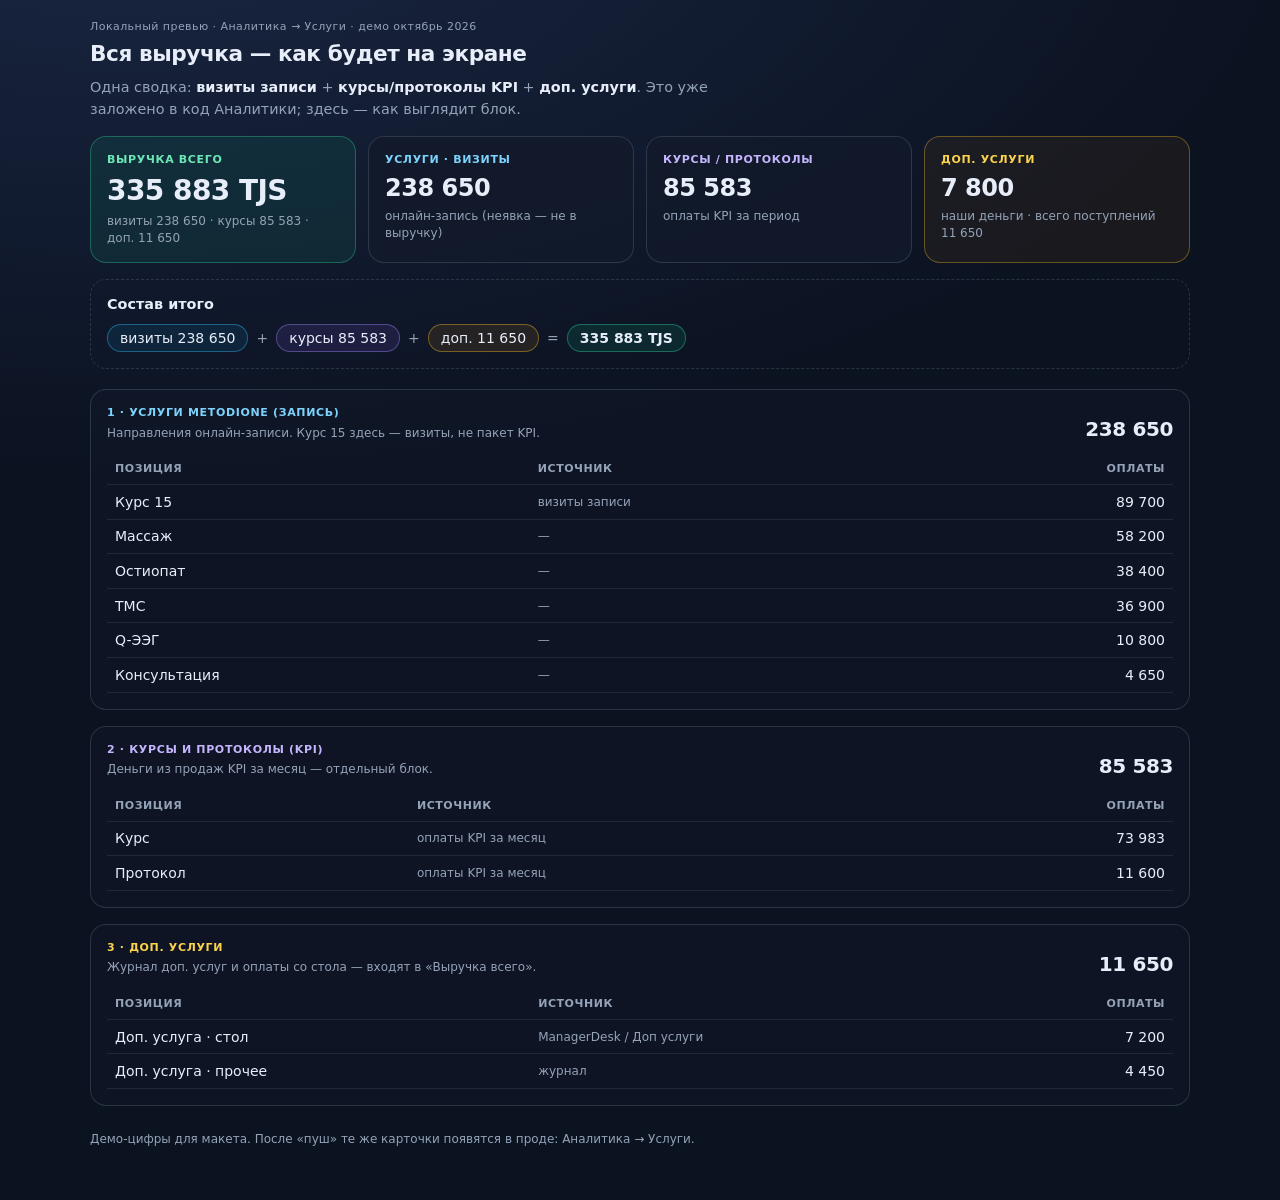
<file: backend/static/dev-analytics-revenue.html>
<!DOCTYPE html>
<html lang="ru">
<head>
  <meta charset="utf-8" />
  <meta name="viewport" content="width=device-width, initial-scale=1" />
  <title>Аналитика → Услуги · вся выручка</title>
  <style>
    :root {
      --bg: #0b1220;
      --surface: #121a2b;
      --border: rgba(148, 163, 184, 0.22);
      --text: #e8eef9;
      --muted: #94a3b8;
      --emerald: #6ee7b7;
      --sky: #7dd3fc;
      --violet: #c4b5fd;
      --amber: #fcd34d;
    }
    * { box-sizing: border-box; }
    body {
      margin: 0;
      font-family: "Segoe UI", system-ui, -apple-system, sans-serif;
      background: radial-gradient(1200px 600px at 10% -10%, #1a2744, var(--bg));
      color: var(--text);
      min-height: 100dvh;
      padding: 1.25rem 1rem 2.5rem;
    }
    .wrap { max-width: 1100px; margin: 0 auto; }
    .eyebrow { color: var(--muted); font-size: 11px; letter-spacing: 0.04em; margin: 0 0 0.5rem; }
    h1 { font-size: 1.35rem; margin: 0; font-weight: 650; letter-spacing: -0.02em; }
    .lead { color: var(--muted); font-size: 0.9rem; line-height: 1.55; max-width: 42rem; margin: 0.6rem 0 0; }
    .lead b { color: var(--text); font-weight: 600; }
    .grid {
      display: grid;
      gap: 0.75rem;
      margin-top: 1rem;
      grid-template-columns: repeat(auto-fit, minmax(180px, 1fr));
    }
    .card {
      border: 1px solid var(--border);
      background: color-mix(in srgb, var(--surface) 88%, transparent);
      border-radius: 1rem;
      padding: 1rem;
    }
    .card.total { border-color: rgba(52, 211, 153, 0.35); background: rgba(16, 185, 129, 0.1); }
    .card.extra { border-color: rgba(251, 191, 36, 0.35); background: rgba(245, 158, 11, 0.06); }
    .label { font-size: 11px; font-weight: 700; text-transform: uppercase; letter-spacing: 0.06em; margin: 0; }
    .label.e { color: var(--emerald); }
    .label.s { color: var(--sky); }
    .label.v { color: var(--violet); }
    .label.a { color: var(--amber); }
    .value { font-size: 1.5rem; font-weight: 650; font-variant-numeric: tabular-nums; margin: 0.5rem 0 0; letter-spacing: -0.02em; }
    .card.total .value { font-size: 1.75rem; }
    .hint { color: var(--muted); font-size: 0.75rem; margin: 0.35rem 0 0; line-height: 1.4; }
    .formula {
      margin-top: 1rem;
      border: 1px dashed var(--border);
      border-radius: 1rem;
      padding: 1rem;
    }
    .chips { display: flex; flex-wrap: wrap; gap: 0.5rem; align-items: center; margin-top: 0.75rem; font-size: 0.875rem; }
    .chip {
      border-radius: 999px;
      border: 1px solid;
      padding: 0.3rem 0.75rem;
      font-variant-numeric: tabular-nums;
    }
    .chip.s { border-color: rgba(56, 189, 248, 0.4); background: rgba(14, 165, 233, 0.1); }
    .chip.v { border-color: rgba(167, 139, 250, 0.4); background: rgba(139, 92, 246, 0.12); }
    .chip.a { border-color: rgba(251, 191, 36, 0.4); background: rgba(245, 158, 11, 0.1); }
    .chip.e { border-color: rgba(52, 211, 153, 0.4); background: rgba(16, 185, 129, 0.12); font-weight: 650; }
    .blocks { margin-top: 1.25rem; display: grid; gap: 1rem; }
    .block { border: 1px solid var(--border); border-radius: 1rem; padding: 1rem; background: rgba(18, 26, 43, 0.45); }
    .block-head { display: flex; flex-wrap: wrap; justify-content: space-between; gap: 0.5rem; align-items: flex-end; }
    table { width: 100%; border-collapse: collapse; margin-top: 0.75rem; font-size: 0.875rem; }
    th, td { text-align: left; padding: 0.55rem 0.5rem; border-bottom: 1px solid rgba(148, 163, 184, 0.14); }
    th { color: var(--muted); font-size: 11px; text-transform: uppercase; letter-spacing: 0.05em; font-weight: 600; }
    td.num, th.num { text-align: right; font-variant-numeric: tabular-nums; }
    td.muted { color: var(--muted); font-size: 0.75rem; }
    .foot { color: var(--muted); font-size: 0.75rem; line-height: 1.5; margin-top: 1.5rem; max-width: 42rem; }
  </style>
</head>
<body>
  <div class="wrap">
    <p class="eyebrow">Локальный превью · Аналитика → Услуги · демо октябрь 2026</p>
    <h1>Вся выручка — как будет на экране</h1>
    <p class="lead">
      Одна сводка: <b>визиты записи</b> + <b>курсы/протоколы KPI</b> + <b>доп. услуги</b>.
      Это уже заложено в код Аналитики; здесь — как выглядит блок.
    </p>

    <div class="grid">
      <div class="card total">
        <p class="label e">Выручка всего</p>
        <p class="value">335 883 TJS</p>
        <p class="hint">визиты 238 650 · курсы 85 583 · доп. 11 650</p>
      </div>
      <div class="card">
        <p class="label s">Услуги · визиты</p>
        <p class="value">238 650</p>
        <p class="hint">онлайн-запись (неявка — не в выручку)</p>
      </div>
      <div class="card">
        <p class="label v">Курсы / протоколы</p>
        <p class="value">85 583</p>
        <p class="hint">оплаты KPI за период</p>
      </div>
      <div class="card extra">
        <p class="label a">Доп. услуги</p>
        <p class="value">7 800</p>
        <p class="hint">наши деньги · всего поступлений 11 650</p>
      </div>
    </div>

    <div class="formula">
      <p style="margin:0;font-weight:600;font-size:0.9rem">Состав итого</p>
      <div class="chips">
        <span class="chip s">визиты 238 650</span>
        <span style="color:var(--muted)">+</span>
        <span class="chip v">курсы 85 583</span>
        <span style="color:var(--muted)">+</span>
        <span class="chip a">доп. 11 650</span>
        <span style="color:var(--muted)">=</span>
        <span class="chip e">335 883 TJS</span>
      </div>
    </div>

    <div class="blocks">
      <section class="block">
        <div class="block-head">
          <div>
            <p class="label s">1 · Услуги MetodiOne (запись)</p>
            <p class="hint">Направления онлайн-записи. Курс 15 здесь — визиты, не пакет KPI.</p>
          </div>
          <p class="value" style="font-size:1.25rem;margin:0">238 650</p>
        </div>
        <table>
          <thead><tr><th>Позиция</th><th>Источник</th><th class="num">Оплаты</th></tr></thead>
          <tbody>
            <tr><td>Курс 15</td><td class="muted">визиты записи</td><td class="num">89 700</td></tr>
            <tr><td>Массаж</td><td class="muted">—</td><td class="num">58 200</td></tr>
            <tr><td>Остиопат</td><td class="muted">—</td><td class="num">38 400</td></tr>
            <tr><td>ТМС</td><td class="muted">—</td><td class="num">36 900</td></tr>
            <tr><td>Q-ЭЭГ</td><td class="muted">—</td><td class="num">10 800</td></tr>
            <tr><td>Консультация</td><td class="muted">—</td><td class="num">4 650</td></tr>
          </tbody>
        </table>
      </section>

      <section class="block">
        <div class="block-head">
          <div>
            <p class="label v">2 · Курсы и протоколы (KPI)</p>
            <p class="hint">Деньги из продаж KPI за месяц — отдельный блок.</p>
          </div>
          <p class="value" style="font-size:1.25rem;margin:0">85 583</p>
        </div>
        <table>
          <thead><tr><th>Позиция</th><th>Источник</th><th class="num">Оплаты</th></tr></thead>
          <tbody>
            <tr><td>Курс</td><td class="muted">оплаты KPI за месяц</td><td class="num">73 983</td></tr>
            <tr><td>Протокол</td><td class="muted">оплаты KPI за месяц</td><td class="num">11 600</td></tr>
          </tbody>
        </table>
      </section>

      <section class="block">
        <div class="block-head">
          <div>
            <p class="label a">3 · Доп. услуги</p>
            <p class="hint">Журнал доп. услуг и оплаты со стола — входят в «Выручка всего».</p>
          </div>
          <p class="value" style="font-size:1.25rem;margin:0">11 650</p>
        </div>
        <table>
          <thead><tr><th>Позиция</th><th>Источник</th><th class="num">Оплаты</th></tr></thead>
          <tbody>
            <tr><td>Доп. услуга · стол</td><td class="muted">ManagerDesk / Доп услуги</td><td class="num">7 200</td></tr>
            <tr><td>Доп. услуга · прочее</td><td class="muted">журнал</td><td class="num">4 450</td></tr>
          </tbody>
        </table>
      </section>
    </div>

    <p class="foot">
      Демо-цифры для макета. После «пуш» те же карточки появятся в проде: Аналитика → Услуги.
    </p>
  </div>
</body>
</html>
</file>
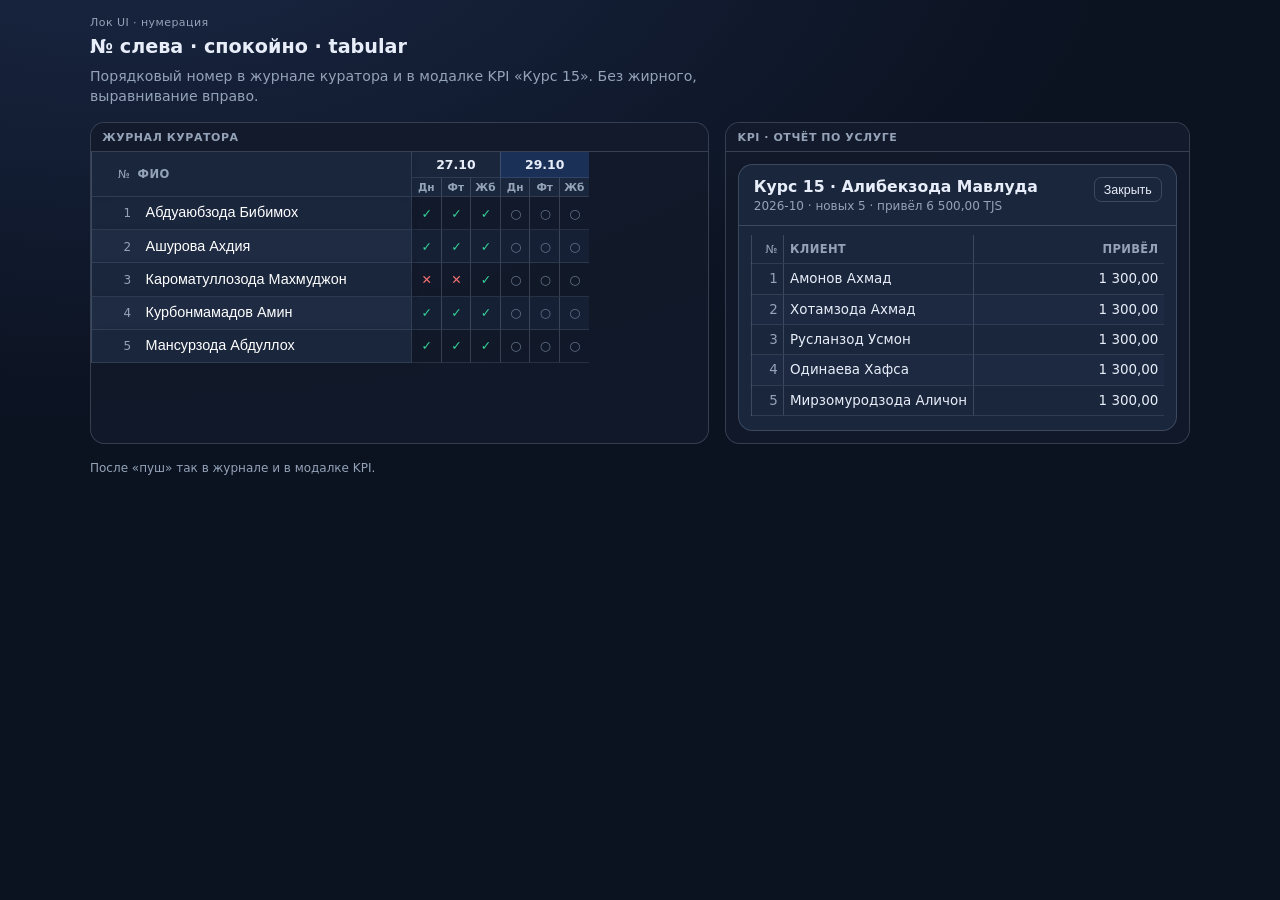
<file: backend/static/dev-curator-dense-lock.html>
<!DOCTYPE html>
<html lang="ru">
<head>
  <meta charset="utf-8" />
  <meta name="viewport" content="width=device-width, initial-scale=1" />
  <title>Журнал куратора · нумерация</title>
  <style>
    :root {
      --bg: #0b1220;
      --surface: #121a2b;
      --elev: #1a263c;
      --elev2: #1e2b42;
      --border: rgba(148, 163, 184, 0.28);
      --text: #e8eef9;
      --muted: #94a3b8;
      --ok: #34d399;
      --bad: #f87171;
      --empty: #64748b;
      --name-w: 20rem;
      --cell: 1.85rem;
    }
    * { box-sizing: border-box; }
    body {
      margin: 0;
      min-height: 100dvh;
      font-family: "Segoe UI", system-ui, sans-serif;
      background: radial-gradient(1000px 520px at 10% -10%, #1a2744, var(--bg));
      color: var(--text);
      padding: 1rem 0.85rem 2rem;
    }
    .wrap { max-width: 1100px; margin: 0 auto; }
    .eyebrow { color: var(--muted); font-size: 11px; letter-spacing: 0.04em; margin: 0 0 0.4rem; }
    h1 { margin: 0; font-size: 1.2rem; font-weight: 650; }
    .lead { color: var(--muted); font-size: 0.88rem; line-height: 1.45; margin: 0.45rem 0 1rem; max-width: 44rem; }
    .grid { display: grid; gap: 1rem; }
    @media (min-width: 900px) { .grid { grid-template-columns: 1.2fr 0.9fr; } }
    .panel {
      border: 1px solid var(--border);
      border-radius: 0.9rem;
      overflow: auto;
      background: color-mix(in srgb, var(--surface) 90%, transparent);
    }
    .tag {
      margin: 0;
      padding: 0.45rem 0.7rem;
      font-size: 11px;
      font-weight: 700;
      text-transform: uppercase;
      letter-spacing: 0.05em;
      color: var(--muted);
      border-bottom: 1px solid var(--border);
      position: sticky;
      left: 0;
      background: var(--surface);
      z-index: 50;
    }
    table {
      border-collapse: separate;
      border-spacing: 0;
      width: max-content;
      table-layout: fixed;
      font-size: 0.78rem;
      text-align: center;
    }
    th, td { border-left: 1px solid var(--border); border-bottom: 1px solid rgba(148,163,184,0.18); }
    .name {
      text-align: left;
      background: var(--elev);
      width: var(--name-w);
      min-width: var(--name-w);
      max-width: var(--name-w);
      padding: 0.4rem 0.9rem;
      vertical-align: middle;
      position: sticky;
      left: 0;
      z-index: 10;
      box-shadow: 3px 0 8px -4px rgba(15, 23, 42, 0.45);
    }
    thead .name {
      top: 0;
      z-index: 40;
      font-size: 0.72rem;
      font-weight: 650;
      letter-spacing: 0.04em;
      text-transform: uppercase;
      color: var(--muted);
      padding: 0.45rem 0.85rem;
    }
    .corner-num, .row-num {
      display: inline-block;
      width: 1.55rem;
      margin-right: 0.45rem;
      text-align: right;
      font-variant-numeric: tabular-nums;
      color: var(--muted);
      font-weight: 400;
      font-size: 0.75rem;
    }
    thead .corner-num { font-size: 0.72rem; }
    .name .row {
      display: flex;
      align-items: baseline;
      gap: 0.45rem;
    }
    .name button {
      display: block;
      margin: 0;
      padding: 0;
      border: 0;
      background: transparent;
      color: #fff;
      font-size: 0.9rem;
      font-weight: 400;
      line-height: 1.35;
      text-align: left;
      white-space: nowrap;
      cursor: default;
    }
    tbody tr:nth-child(even) .name { background: var(--elev2); }
    tbody tr:nth-child(even) td { background: rgba(34, 48, 74, 0.35); }
    .date-h {
      padding: 0.35rem 0.15rem 0.3rem;
      font-size: 0.78rem;
      font-weight: 650;
      background: var(--elev);
      min-width: calc(var(--cell) * 3);
    }
    .date-h.is-today { background: rgba(59, 130, 246, 0.22); }
    .sub-h {
      width: var(--cell); min-width: var(--cell); max-width: var(--cell);
      padding: 0.18rem 0; font-size: 0.66rem; font-weight: 650; color: var(--muted); background: var(--elev);
    }
    td { width: var(--cell); min-width: var(--cell); max-width: var(--cell); padding: 0.08rem 0; }
    .cell {
      display: inline-flex; width: var(--cell); height: 1.7rem;
      align-items: center; justify-content: center; font-weight: 650; border-radius: 0.35rem;
    }
    .ok { color: var(--ok); }
    .bad { color: var(--bad); }
    .empty { color: var(--empty); }
    .modal {
      margin: 0.75rem;
      border-radius: 0.9rem;
      border: 1px solid var(--border);
      background: #1a263c;
      overflow: hidden;
    }
    .modal-hd {
      display: flex; justify-content: space-between; align-items: flex-start;
      gap: 0.75rem; padding: 0.75rem 0.9rem; border-bottom: 1px solid var(--border);
    }
    .modal-hd h2 { margin: 0; font-size: 0.98rem; font-weight: 650; }
    .modal-hd p { margin: 0.2rem 0 0; font-size: 0.75rem; color: var(--muted); }
    .modal-hd .close {
      border: 1px solid var(--border); background: transparent; color: var(--text);
      border-radius: 0.45rem; padding: 0.3rem 0.55rem; font-size: 0.78rem;
    }
    .modal-bd { padding: 0.55rem 0.75rem 0.85rem; }
    .kpi-table { width: 100%; border-collapse: collapse; font-size: 0.84rem; text-align: left; }
    .kpi-table th, .kpi-table td { border-bottom: 1px solid rgba(148,163,184,0.18); padding: 0.45rem 0.35rem; }
    .kpi-table th { color: var(--muted); font-size: 0.72rem; font-weight: 650; text-transform: uppercase; letter-spacing: 0.03em; }
    .kpi-table .n { width: 2rem; text-align: right; color: var(--muted); font-variant-numeric: tabular-nums; font-weight: 400; }
    .kpi-table .amt { text-align: right; font-variant-numeric: tabular-nums; }
    .foot { margin-top: 1rem; font-size: 0.75rem; color: var(--muted); line-height: 1.45; }
  </style>
</head>
<body>
  <div class="wrap">
    <p class="eyebrow">Лок UI · нумерация</p>
    <h1>№ слева · спокойно · tabular</h1>
    <p class="lead">Порядковый номер в журнале куратора и в модалке KPI «Курс 15». Без жирного, выравнивание вправо.</p>

    <div class="grid">
      <section class="panel">
        <p class="tag">Журнал куратора</p>
        <table>
          <thead>
            <tr>
              <th class="name date-h" rowspan="2"><span class="corner-num">№</span>ФИО</th>
              <th class="date-h" colspan="3">27.10</th>
              <th class="date-h is-today" colspan="3">29.10</th>
            </tr>
            <tr>
              <th class="sub-h">Дн</th><th class="sub-h">Фт</th><th class="sub-h">Жб</th>
              <th class="sub-h">Дн</th><th class="sub-h">Фт</th><th class="sub-h">Жб</th>
            </tr>
          </thead>
          <tbody>
            <tr>
              <th class="name"><div class="row"><span class="row-num">1</span><button type="button">Абдуаюбзода Бибимох</button></div></th>
              <td><span class="cell ok">✓</span></td><td><span class="cell ok">✓</span></td><td><span class="cell ok">✓</span></td>
              <td><span class="cell empty">○</span></td><td><span class="cell empty">○</span></td><td><span class="cell empty">○</span></td>
            </tr>
            <tr>
              <th class="name"><div class="row"><span class="row-num">2</span><button type="button">Ашурова Ахдия</button></div></th>
              <td><span class="cell ok">✓</span></td><td><span class="cell ok">✓</span></td><td><span class="cell ok">✓</span></td>
              <td><span class="cell empty">○</span></td><td><span class="cell empty">○</span></td><td><span class="cell empty">○</span></td>
            </tr>
            <tr>
              <th class="name"><div class="row"><span class="row-num">3</span><button type="button">Кароматуллозода Махмуджон</button></div></th>
              <td><span class="cell bad">✕</span></td><td><span class="cell bad">✕</span></td><td><span class="cell ok">✓</span></td>
              <td><span class="cell empty">○</span></td><td><span class="cell empty">○</span></td><td><span class="cell empty">○</span></td>
            </tr>
            <tr>
              <th class="name"><div class="row"><span class="row-num">4</span><button type="button">Курбонмамадов Амин</button></div></th>
              <td><span class="cell ok">✓</span></td><td><span class="cell ok">✓</span></td><td><span class="cell ok">✓</span></td>
              <td><span class="cell empty">○</span></td><td><span class="cell empty">○</span></td><td><span class="cell empty">○</span></td>
            </tr>
            <tr>
              <th class="name"><div class="row"><span class="row-num">5</span><button type="button">Мансурзода Абдуллох</button></div></th>
              <td><span class="cell ok">✓</span></td><td><span class="cell ok">✓</span></td><td><span class="cell ok">✓</span></td>
              <td><span class="cell empty">○</span></td><td><span class="cell empty">○</span></td><td><span class="cell empty">○</span></td>
            </tr>
          </tbody>
        </table>
      </section>

      <section class="panel">
        <p class="tag">KPI · отчёт по услуге</p>
        <div class="modal">
          <div class="modal-hd">
            <div>
              <h2>Курс 15 · Алибекзода Мавлуда</h2>
              <p>2026-10 · новых 5 · привёл 6 500,00 TJS</p>
            </div>
            <button type="button" class="close">Закрыть</button>
          </div>
          <div class="modal-bd">
            <table class="kpi-table">
              <thead>
                <tr>
                  <th class="n">№</th>
                  <th>Клиент</th>
                  <th class="amt">Привёл</th>
                </tr>
              </thead>
              <tbody>
                <tr><td class="n">1</td><td>Амонов Ахмад</td><td class="amt">1 300,00</td></tr>
                <tr><td class="n">2</td><td>Хотамзода Ахмад</td><td class="amt">1 300,00</td></tr>
                <tr><td class="n">3</td><td>Русланзод Усмон</td><td class="amt">1 300,00</td></tr>
                <tr><td class="n">4</td><td>Одинаева Хафса</td><td class="amt">1 300,00</td></tr>
                <tr><td class="n">5</td><td>Мирзомуродзода Аличон</td><td class="amt">1 300,00</td></tr>
              </tbody>
            </table>
          </div>
        </div>
      </section>
    </div>

    <p class="foot">После «пуш» так в журнале и в модалке KPI.</p>
  </div>
</body>
</html>
</file>
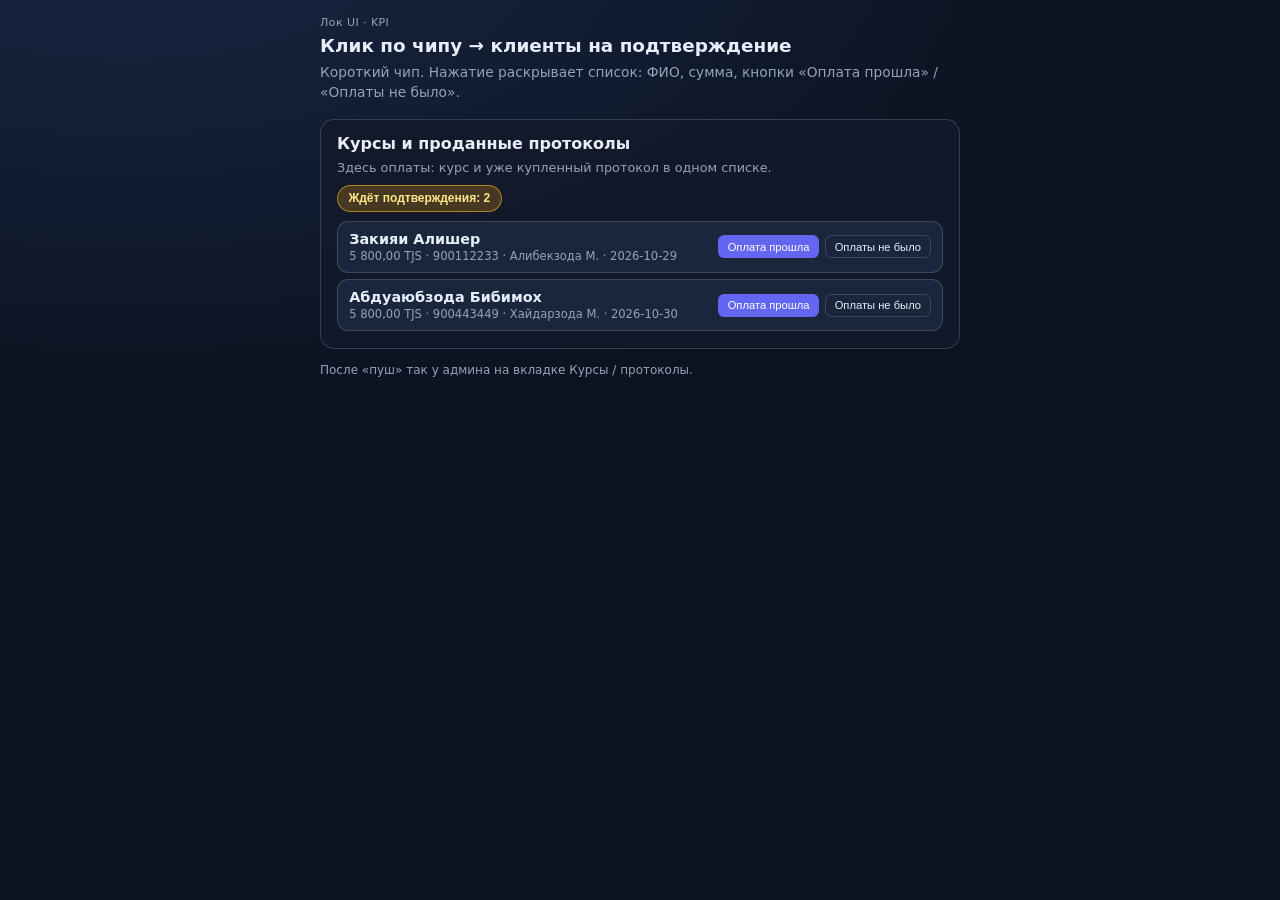
<file: backend/static/dev-kpi-confirm-notice-lock.html>
<!DOCTYPE html>
<html lang="ru">
<head>
  <meta charset="utf-8" />
  <meta name="viewport" content="width=device-width, initial-scale=1" />
  <title>KPI · очередь подтверждения</title>
  <style>
    :root {
      --bg: #0b1220;
      --surface: #121a2b;
      --elev: #1a263c;
      --border: rgba(148, 163, 184, 0.28);
      --text: #e8eef9;
      --muted: #94a3b8;
    }
    * { box-sizing: border-box; }
    body {
      margin: 0;
      min-height: 100dvh;
      font-family: "Segoe UI", system-ui, sans-serif;
      background: radial-gradient(1000px 520px at 10% -10%, #1a2744, var(--bg));
      color: var(--text);
      padding: 1rem 0.85rem 2rem;
    }
    .wrap { max-width: 640px; margin: 0 auto; }
    .eyebrow { color: var(--muted); font-size: 11px; letter-spacing: 0.04em; margin: 0 0 0.4rem; }
    h1 { margin: 0; font-size: 1.15rem; font-weight: 650; }
    .lead { color: var(--muted); font-size: 0.86rem; line-height: 1.45; margin: 0.4rem 0 1rem; }
    .panel {
      border: 1px solid var(--border);
      border-radius: 0.9rem;
      background: color-mix(in srgb, var(--surface) 92%, transparent);
      padding: 0.9rem 1rem 1.05rem;
    }
    h2 { margin: 0; font-size: 1rem; font-weight: 650; }
    .hint { margin: 0.35rem 0 0; font-size: 0.8rem; color: var(--muted); line-height: 1.4; }
    .chip {
      display: inline-flex;
      align-items: center;
      margin-top: 0.55rem;
      padding: 0.28rem 0.65rem;
      border-radius: 999px;
      border: 1px solid rgba(251, 191, 36, 0.55);
      background: rgba(245, 158, 11, 0.24);
      color: #fde68a;
      font-size: 0.75rem;
      font-weight: 650;
      line-height: 1.3;
      cursor: pointer;
    }
    .queue { margin: 0.55rem 0 0; padding: 0; list-style: none; display: flex; flex-direction: column; gap: 0.4rem; }
    .row {
      display: flex; flex-wrap: wrap; align-items: center; justify-content: space-between;
      gap: 0.55rem 0.75rem; padding: 0.55rem 0.7rem; border-radius: 0.7rem;
      border: 1px solid var(--border); background: var(--elev);
    }
    .name { margin: 0; font-size: 0.9rem; font-weight: 550; }
    .meta { margin: 0.15rem 0 0; font-size: 0.72rem; color: var(--muted); font-variant-numeric: tabular-nums; }
    .acts { display: flex; gap: 0.35rem; }
    .acts button {
      border-radius: 0.4rem; padding: 0.28rem 0.55rem; font-size: 0.7rem; border: 1px solid var(--border);
      background: transparent; color: var(--text); cursor: default;
    }
    .acts .yes { background: #6366f1; border-color: transparent; color: #fff; }
    .foot { margin-top: 0.9rem; font-size: 0.75rem; color: var(--muted); }
  </style>
</head>
<body>
  <div class="wrap">
    <p class="eyebrow">Лок UI · KPI</p>
    <h1>Клик по чипу → клиенты на подтверждение</h1>
    <p class="lead">Короткий чип. Нажатие раскрывает список: ФИО, сумма, кнопки «Оплата прошла» / «Оплаты не было».</p>

    <section class="panel">
      <h2>Курсы и проданные протоколы</h2>
      <p class="hint">Здесь оплаты: курс и уже купленный протокол в одном списке.</p>
      <button type="button" class="chip">Ждёт подтверждения: 2</button>
      <ul class="queue">
        <li class="row">
          <div>
            <p class="name">Закияи Алишер</p>
            <p class="meta">5 800,00 TJS · 900112233 · Алибекзода М. · 2026-10-29</p>
          </div>
          <div class="acts">
            <button type="button" class="yes">Оплата прошла</button>
            <button type="button">Оплаты не было</button>
          </div>
        </li>
        <li class="row">
          <div>
            <p class="name">Абдуаюбзода Бибимох</p>
            <p class="meta">5 800,00 TJS · 900443449 · Хайдарзода М. · 2026-10-30</p>
          </div>
          <div class="acts">
            <button type="button" class="yes">Оплата прошла</button>
            <button type="button">Оплаты не было</button>
          </div>
        </li>
      </ul>
    </section>

    <p class="foot">После «пуш» так у админа на вкладке Курсы / протоколы.</p>
  </div>
</body>
</html>
</file>
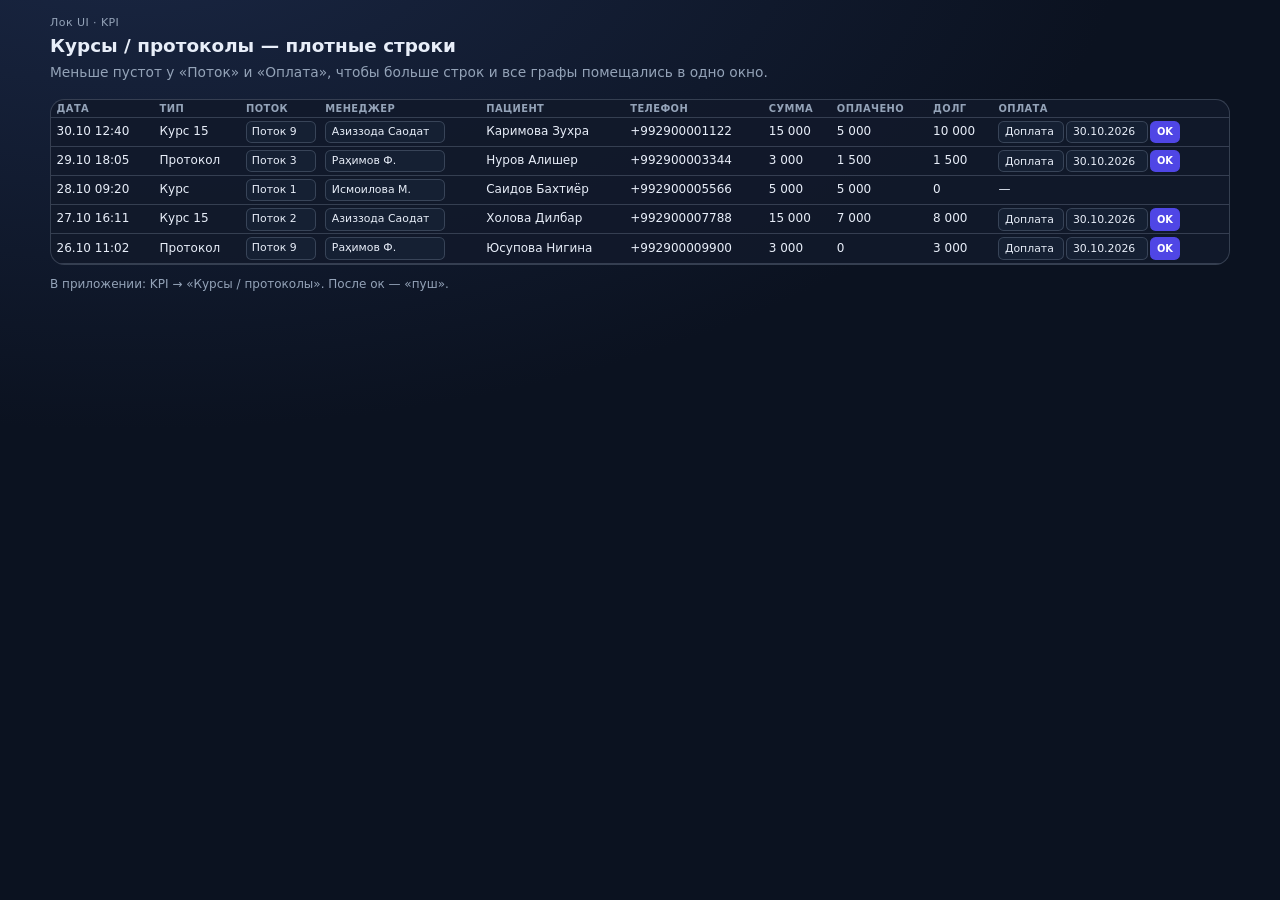
<file: backend/static/dev-kpi-courses-dense-lock.html>
<!DOCTYPE html>
<html lang="ru">
<head>
  <meta charset="utf-8" />
  <meta name="viewport" content="width=device-width, initial-scale=1" />
  <title>KPI · плотная таблица курсов</title>
  <style>
    :root {
      --bg: #0b1220;
      --surface: #121a2b;
      --elev: #1a263c;
      --border: rgba(148, 163, 184, 0.28);
      --text: #e8eef9;
      --muted: #94a3b8;
      --input: #152033;
    }
    * { box-sizing: border-box; }
    body {
      margin: 0;
      min-height: 100dvh;
      font-family: "Segoe UI", system-ui, sans-serif;
      background: radial-gradient(1000px 520px at 10% -10%, #1a2744, var(--bg));
      color: var(--text);
      padding: 1rem 0.85rem 2rem;
    }
    .wrap { max-width: 1180px; margin: 0 auto; }
    .eyebrow { color: var(--muted); font-size: 11px; letter-spacing: 0.04em; margin: 0 0 0.4rem; }
    h1 { margin: 0; font-size: 1.15rem; font-weight: 650; }
    .lead { color: var(--muted); font-size: 0.86rem; line-height: 1.45; margin: 0.4rem 0 1rem; }
    .panel {
      border: 1px solid var(--border);
      border-radius: 0.9rem;
      background: color-mix(in srgb, var(--surface) 92%, transparent);
      overflow: auto;
    }
    table {
      width: 100%;
      border-collapse: collapse;
      font-size: 0.75rem;
      line-height: 1.15;
      min-width: 72rem;
    }
    th, td {
      padding: 0.18rem 0.35rem;
      border-bottom: 1px solid var(--border);
      vertical-align: middle;
      text-align: left;
      white-space: nowrap;
    }
    th {
      font-size: 0.62rem;
      text-transform: uppercase;
      letter-spacing: 0.04em;
      color: var(--muted);
      font-weight: 650;
    }
    select, input, .ok {
      height: 1.4rem;
      border: 1px solid var(--border);
      border-radius: 0.35rem;
      background: var(--input);
      color: var(--text);
      font: inherit;
      font-size: 0.68rem;
      padding: 0 0.35rem;
    }
    select {
      -webkit-appearance: none;
      appearance: none;
      background-image: none;
      cursor: pointer;
    }
    th:nth-child(3), td:nth-child(3) { width: 1%; padding-left: 0.25rem; padding-right: 0.25rem; }
    select.flow { width: 4.35rem; min-width: 4.35rem; max-width: 4.35rem; padding: 0 0.3rem; }
    select.mgr { min-width: 7.5rem; max-width: 9.5rem; }
    .pay {
      display: inline-flex;
      align-items: center;
      gap: 0.15rem;
    }
    .pay input.amt { width: 4.1rem; }
    .pay input.dt { width: 5.1rem; }
    .ok {
      padding: 0 0.35rem;
      background: #4f46e5;
      border-color: transparent;
      color: #fff;
      font-size: 0.62rem;
      font-weight: 650;
    }
    .note { margin-top: 0.75rem; font-size: 0.75rem; color: var(--muted); }
  </style>
</head>
<body>
  <div class="wrap">
    <p class="eyebrow">Лок UI · KPI</p>
    <h1>Курсы / протоколы — плотные строки</h1>
    <p class="lead">Меньше пустот у «Поток» и «Оплата», чтобы больше строк и все графы помещались в одно окно.</p>
    <div class="panel">
      <table>
        <thead>
          <tr>
            <th>Дата</th><th>Тип</th><th>Поток</th><th>Менеджер</th><th>Пациент</th>
            <th>Телефон</th><th>Сумма</th><th>Оплачено</th><th>Долг</th><th>Оплата</th>
          </tr>
        </thead>
        <tbody>
          <tr>
            <td>30.10 12:40</td><td>Курс 15</td>
            <td><select class="flow"><option>Поток 9</option></select></td>
            <td><select class="mgr"><option>Азиззода Саодат</option></select></td>
            <td>Каримова Зухра</td><td>+992900001122</td><td>15 000</td><td>5 000</td><td>10 000</td>
            <td><span class="pay"><input class="amt" value="Доплата" readonly /><input class="dt" value="30.10.2026" readonly /><button class="ok" type="button">OK</button></span></td>
          </tr>
          <tr>
            <td>29.10 18:05</td><td>Протокол</td>
            <td><select class="flow"><option>Поток 3</option></select></td>
            <td><select class="mgr"><option>Раҳимов Ф.</option></select></td>
            <td>Нуров Алишер</td><td>+992900003344</td><td>3 000</td><td>1 500</td><td>1 500</td>
            <td><span class="pay"><input class="amt" value="Доплата" readonly /><input class="dt" value="30.10.2026" readonly /><button class="ok" type="button">OK</button></span></td>
          </tr>
          <tr>
            <td>28.10 09:20</td><td>Курс</td>
            <td><select class="flow"><option>Поток 1</option></select></td>
            <td><select class="mgr"><option>Исмоилова М.</option></select></td>
            <td>Саидов Бахтиёр</td><td>+992900005566</td><td>5 000</td><td>5 000</td><td>0</td>
            <td>—</td>
          </tr>
          <tr>
            <td>27.10 16:11</td><td>Курс 15</td>
            <td><select class="flow"><option>Поток 2</option></select></td>
            <td><select class="mgr"><option>Азиззода Саодат</option></select></td>
            <td>Холова Дилбар</td><td>+992900007788</td><td>15 000</td><td>7 000</td><td>8 000</td>
            <td><span class="pay"><input class="amt" value="Доплата" readonly /><input class="dt" value="30.10.2026" readonly /><button class="ok" type="button">OK</button></span></td>
          </tr>
          <tr>
            <td>26.10 11:02</td><td>Протокол</td>
            <td><select class="flow"><option>Поток 9</option></select></td>
            <td><select class="mgr"><option>Раҳимов Ф.</option></select></td>
            <td>Юсупова Нигина</td><td>+992900009900</td><td>3 000</td><td>0</td><td>3 000</td>
            <td><span class="pay"><input class="amt" value="Доплата" readonly /><input class="dt" value="30.10.2026" readonly /><button class="ok" type="button">OK</button></span></td>
          </tr>
        </tbody>
      </table>
    </div>
    <p class="note">В приложении: KPI → «Курсы / протоколы». После ок — «пуш».</p>
  </div>
</body>
</html>
</file>
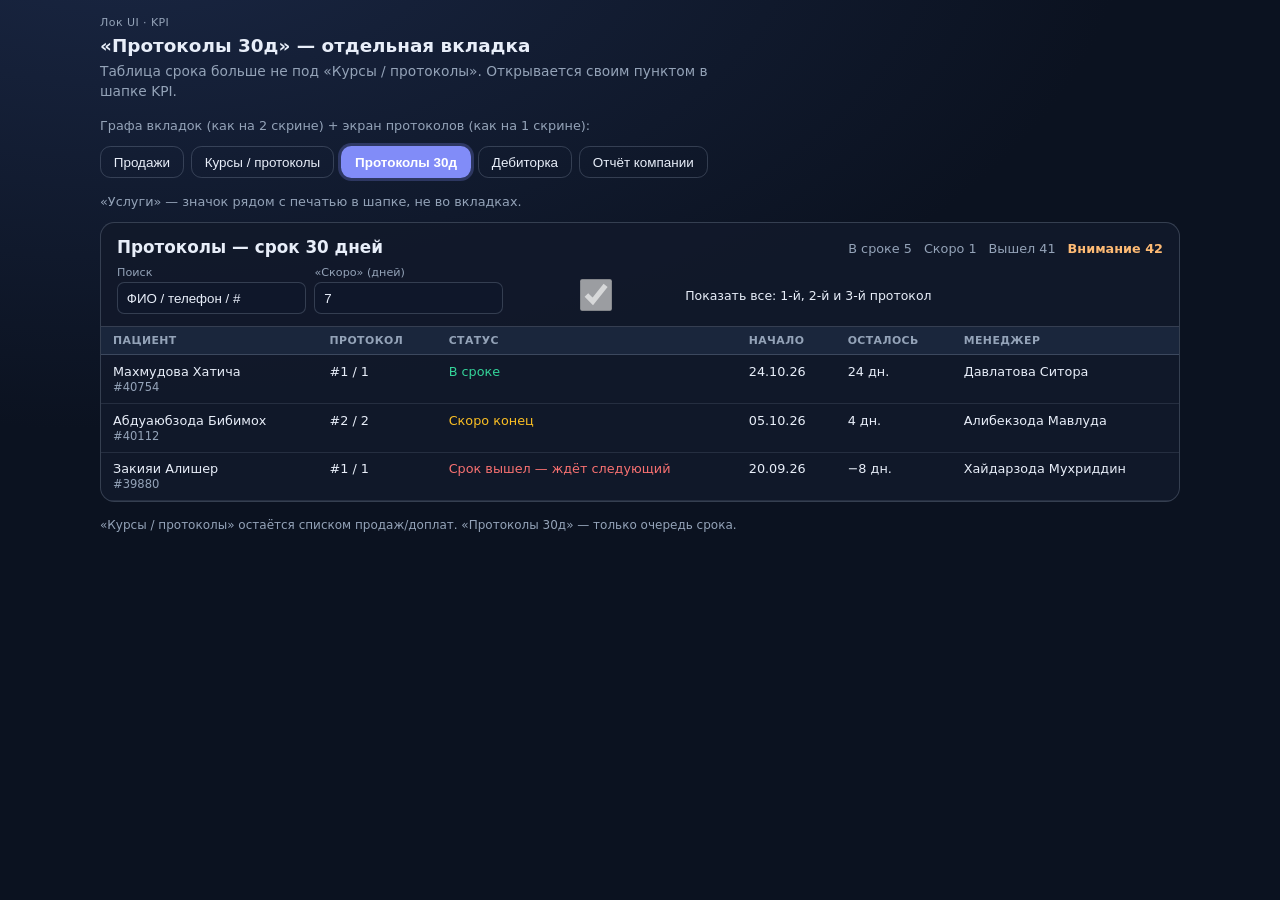
<file: backend/static/dev-kpi-protocols-tab-lock.html>
<!DOCTYPE html>
<html lang="ru">
<head>
  <meta charset="utf-8" />
  <meta name="viewport" content="width=device-width, initial-scale=1" />
  <title>KPI · отдельная вкладка Протоколы 30д</title>
  <style>
    :root {
      --bg: #0b1220;
      --surface: #121a2b;
      --elev: #1a263c;
      --border: rgba(148, 163, 184, 0.28);
      --text: #e8eef9;
      --muted: #94a3b8;
      --accent: #a5b4fc;
      --accent-fill: #818cf8;
      --ok: #34d399;
      --warn: #fbbf24;
      --bad: #f87171;
    }
    * { box-sizing: border-box; }
    body {
      margin: 0;
      min-height: 100dvh;
      font-family: "Segoe UI", system-ui, sans-serif;
      background: radial-gradient(1000px 520px at 10% -10%, #1a2744, var(--bg));
      color: var(--text);
      padding: 1rem 0.85rem 2rem;
    }
    .wrap { max-width: 1080px; margin: 0 auto; }
    .eyebrow { color: var(--muted); font-size: 11px; letter-spacing: 0.04em; margin: 0 0 0.35rem; }
    h1 { margin: 0; font-size: 1.15rem; font-weight: 650; }
    .lead { color: var(--muted); font-size: 0.86rem; line-height: 1.45; margin: 0.4rem 0 1rem; max-width: 40rem; }
    .tabs {
      display: flex;
      flex-wrap: wrap;
      gap: 0.45rem;
      margin-bottom: 1rem;
    }
    .tab {
      border: 1px solid var(--border);
      background: transparent;
      color: var(--text);
      border-radius: 0.65rem;
      padding: 0.45rem 0.8rem;
      font-size: 0.84rem;
    }
    .tab.active {
      background: var(--accent-fill);
      border-color: transparent;
      color: #fff;
      font-weight: 650;
      box-shadow: 0 0 0 3px rgba(129, 140, 248, 0.25);
    }
    .panel {
      border: 1px solid var(--border);
      border-radius: 0.9rem;
      background: color-mix(in srgb, var(--surface) 92%, transparent);
      overflow: hidden;
    }
    .hd {
      display: flex;
      flex-wrap: wrap;
      align-items: baseline;
      justify-content: space-between;
      gap: 0.5rem 1rem;
      padding: 0.85rem 1rem 0.55rem;
    }
    .hd h2 { margin: 0; font-size: 1.05rem; font-weight: 650; }
    .counts { display: flex; flex-wrap: wrap; gap: 0.75rem; font-size: 0.8rem; color: var(--muted); }
    .counts .attn { color: #fdba74; font-weight: 650; }
    .filters {
      display: flex; flex-wrap: wrap; gap: 0.55rem; align-items: end;
      padding: 0 1rem 0.75rem;
    }
    .filters label { display: flex; flex-direction: column; gap: 0.2rem; font-size: 0.7rem; color: var(--muted); }
    .filters input {
      height: 2rem; border-radius: 0.45rem; border: 1px solid var(--border);
      background: #0f172a; color: var(--text); padding: 0 0.55rem; min-width: 10rem;
    }
    .filters .chk { flex-direction: row; align-items: center; gap: 0.4rem; font-size: 0.78rem; color: var(--text); }
    table { width: 100%; border-collapse: collapse; font-size: 0.8rem; }
    th {
      text-align: left; padding: 0.45rem 0.75rem; font-size: 0.68rem; letter-spacing: 0.04em;
      text-transform: uppercase; color: var(--muted); border-top: 1px solid var(--border);
      border-bottom: 1px solid var(--border); background: var(--elev);
    }
    td { padding: 0.55rem 0.75rem; border-bottom: 1px solid rgba(148,163,184,0.16); vertical-align: top; }
    .ok { color: var(--ok); }
    .soon { color: var(--warn); }
    .out { color: var(--bad); }
    .foot { margin-top: 0.9rem; font-size: 0.75rem; color: var(--muted); line-height: 1.45; }
    .note { margin: 0 0 0.85rem; font-size: 0.8rem; color: var(--muted); }
  </style>
</head>
<body>
  <div class="wrap">
    <p class="eyebrow">Лок UI · KPI</p>
    <h1>«Протоколы 30д» — отдельная вкладка</h1>
    <p class="lead">Таблица срока больше не под «Курсы / протоколы». Открывается своим пунктом в шапке KPI.</p>

    <p class="note">Графа вкладок (как на 2 скрине) + экран протоколов (как на 1 скрине):</p>

    <div class="tabs">
      <button type="button" class="tab">Продажи</button>
      <button type="button" class="tab">Курсы / протоколы</button>
      <button type="button" class="tab active">Протоколы 30д</button>
      <button type="button" class="tab">Дебиторка</button>
      <button type="button" class="tab">Отчёт компании</button>
    </div>
    <p class="note">«Услуги» — значок рядом с печатью в шапке, не во вкладках.</p>

    <section class="panel">
      <div class="hd">
        <h2>Протоколы — срок 30 дней</h2>
        <div class="counts">
          <span>В сроке 5</span>
          <span>Скоро 1</span>
          <span>Вышел 41</span>
          <span class="attn">Внимание 42</span>
        </div>
      </div>
      <div class="filters">
        <label>Поиск<input value="ФИО / телефон / #" readonly /></label>
        <label>«Скоро» (дней)<input value="7" style="min-width:4rem" readonly /></label>
        <label class="chk"><input type="checkbox" checked disabled /> Показать все: 1-й, 2-й и 3-й протокол</label>
      </div>
      <table>
        <thead>
          <tr>
            <th>Пациент</th>
            <th>Протокол</th>
            <th>Статус</th>
            <th>Начало</th>
            <th>Осталось</th>
            <th>Менеджер</th>
          </tr>
        </thead>
        <tbody>
          <tr>
            <td>Махмудова Хатича<br /><span style="color:var(--muted);font-size:0.72rem">#40754</span></td>
            <td>#1 / 1</td>
            <td class="ok">В сроке</td>
            <td>24.10.26</td>
            <td>24 дн.</td>
            <td>Давлатова Ситора</td>
          </tr>
          <tr>
            <td>Абдуаюбзода Бибимох<br /><span style="color:var(--muted);font-size:0.72rem">#40112</span></td>
            <td>#2 / 2</td>
            <td class="soon">Скоро конец</td>
            <td>05.10.26</td>
            <td>4 дн.</td>
            <td>Алибекзода Мавлуда</td>
          </tr>
          <tr>
            <td>Закияи Алишер<br /><span style="color:var(--muted);font-size:0.72rem">#39880</span></td>
            <td>#1 / 1</td>
            <td class="out">Срок вышел — ждёт следующий</td>
            <td>20.09.26</td>
            <td>−8 дн.</td>
            <td>Хайдарзода Мухриддин</td>
          </tr>
        </tbody>
      </table>
    </section>

    <p class="foot">«Курсы / протоколы» остаётся списком продаж/доплат. «Протоколы 30д» — только очередь срока.</p>
  </div>
</body>
</html>
</file>
